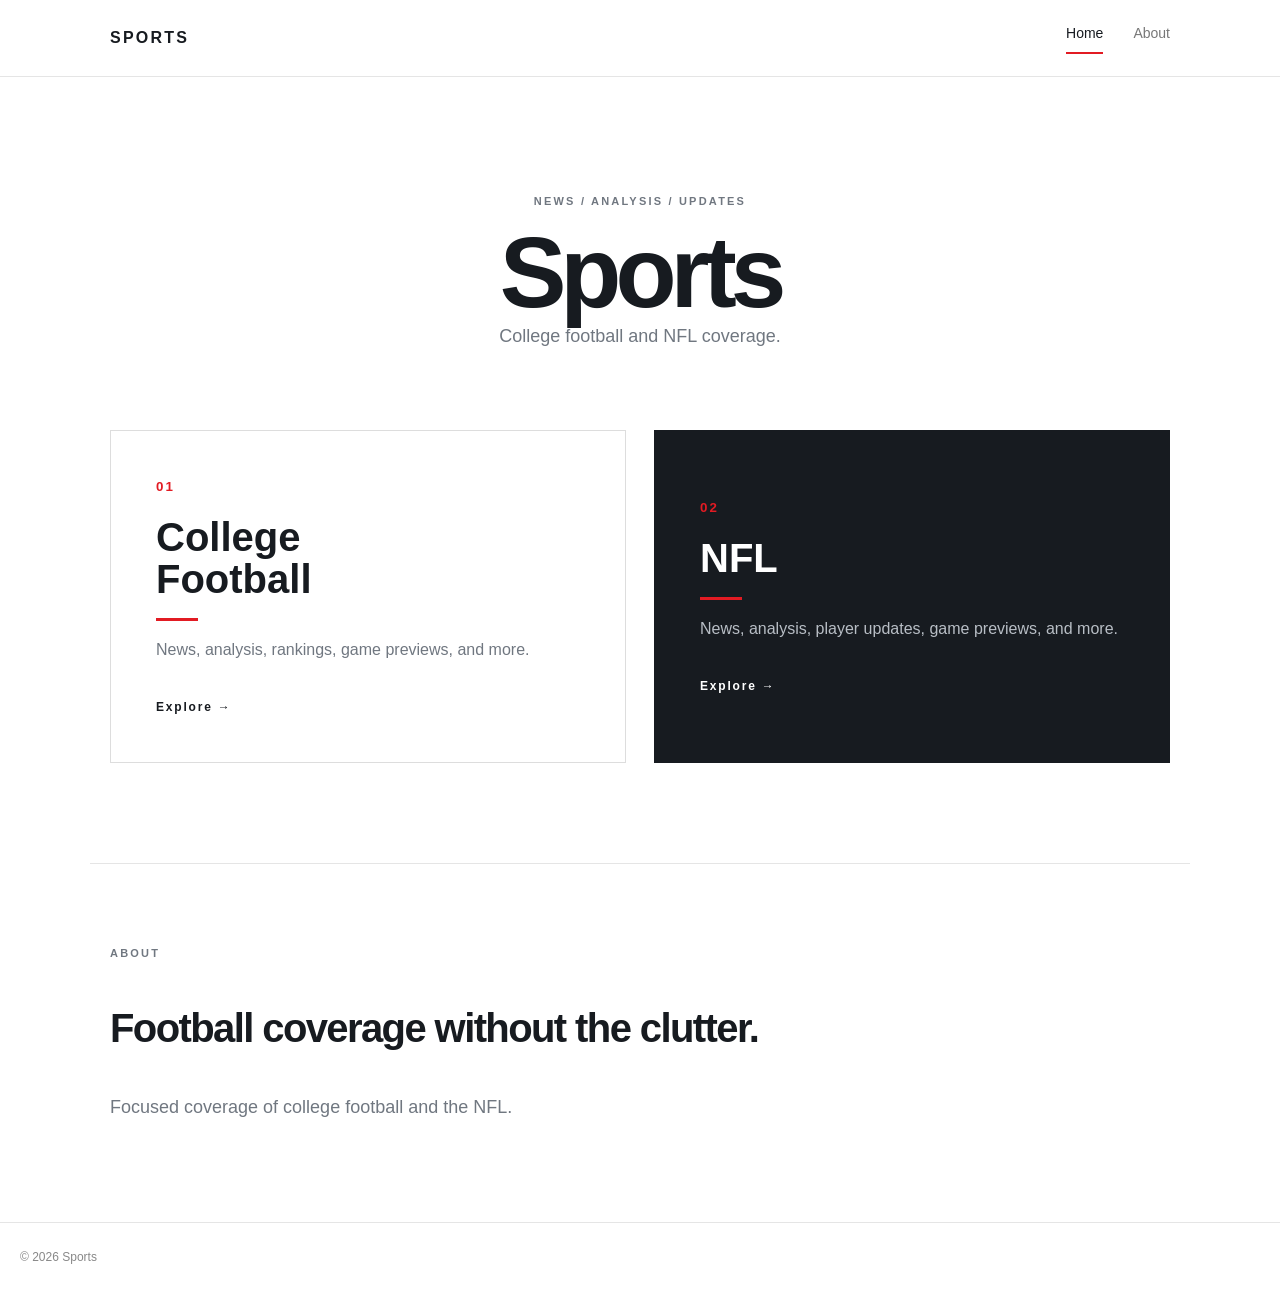
<file: index.html>
<!doctype html><html lang="en"><head><meta charset="utf-8"><meta name="viewport" content="width=device-width,initial-scale=1"><title>Sports | College Football & NFL</title><link rel="stylesheet" href="styles.css"></head><body>
<header><nav><a class="brand" href="index.html">SPORTS</a><div><a class="active" href="index.html">Home</a><a href="#about">About</a></div></nav></header>
<main><section class="hero"><p>NEWS / ANALYSIS / UPDATES</p><h1>Sports</h1><span>College football and NFL coverage.</span></section>
<section class="grid"><a class="card light" href="college-football.html"><small>01</small><h2>College<br>Football</h2><i></i><p>News, analysis, rankings, game previews, and more.</p><b>Explore →</b></a><a class="card dark" href="nfl.html"><small>02</small><h2>NFL</h2><i></i><p>News, analysis, player updates, game previews, and more.</p><b>Explore →</b></a></section>
<section id="about" class="about"><p>ABOUT</p><h2>Football coverage without the clutter.</h2><span>Focused coverage of college football and the NFL.</span></section></main><footer>© 2026 Sports</footer></body></html>
</file>
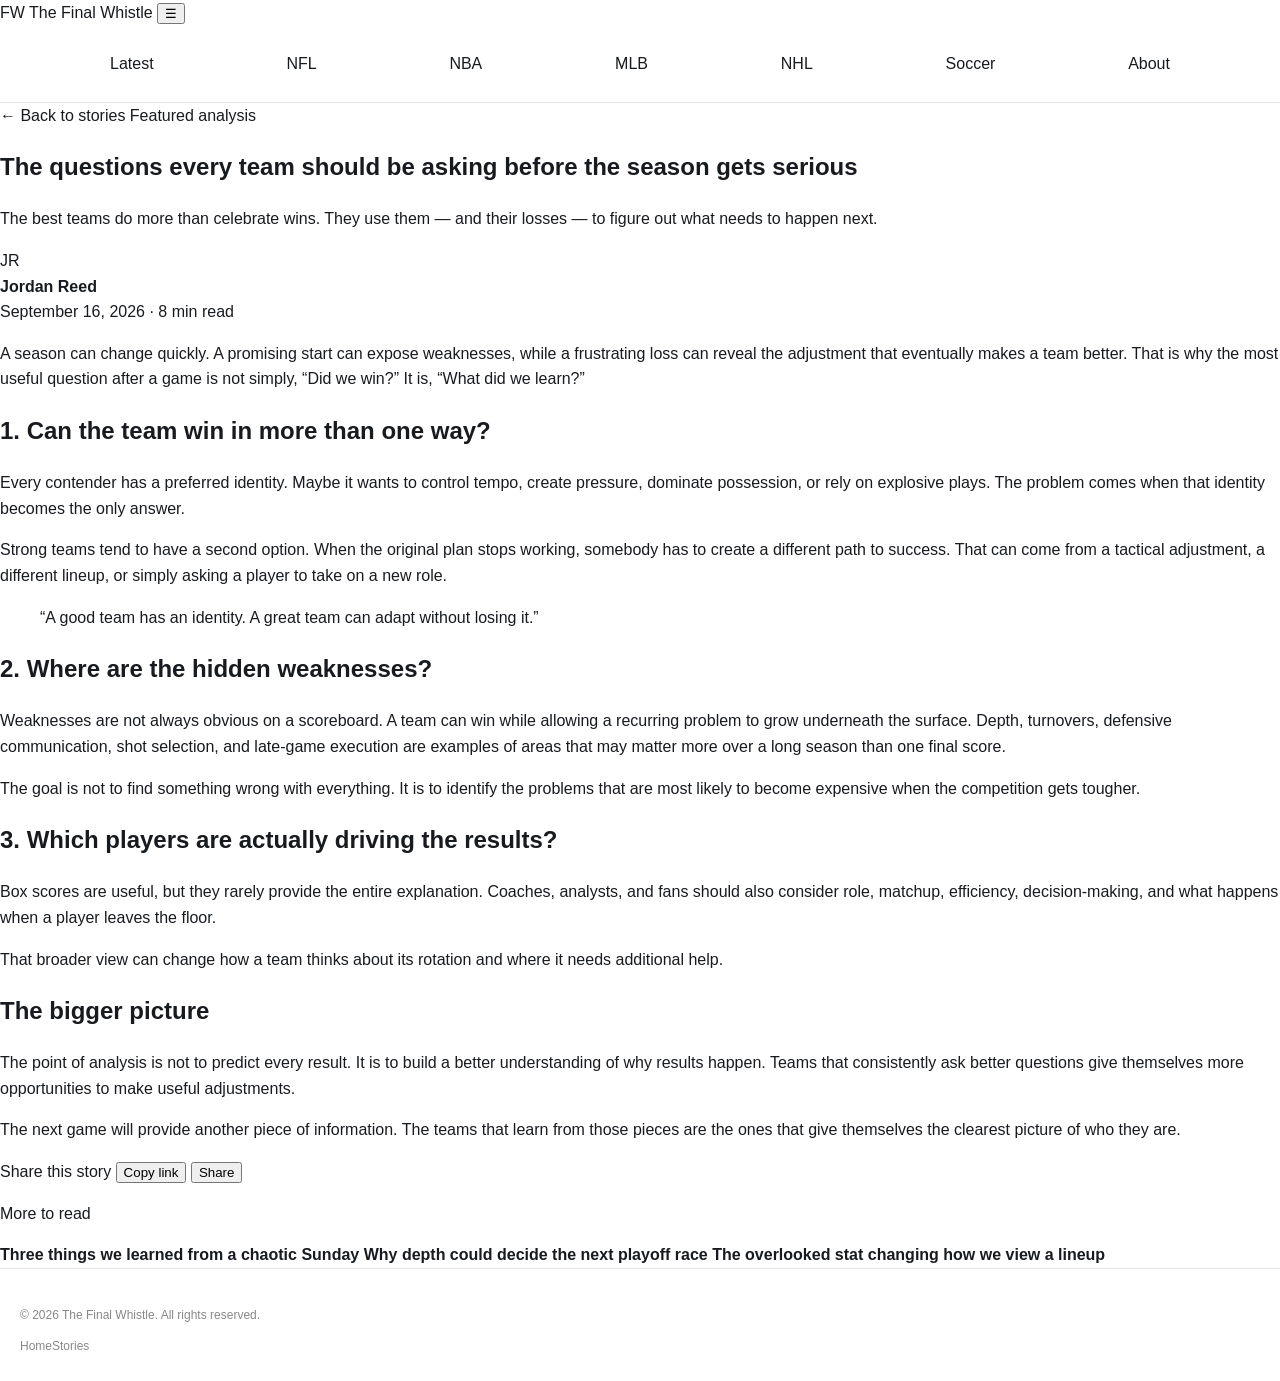
<file: article.html>
<!DOCTYPE html>
<html lang="en">
<head>
  <meta charset="UTF-8">
  <meta name="viewport" content="width=device-width, initial-scale=1.0">
  <meta name="description" content="Featured article from The Final Whistle.">
  <title>The Questions Every Team Should Be Asking | The Final Whistle</title>
  <link rel="stylesheet" href="styles.css">
</head>
<body>
  <header class="site-header">
    <div class="container nav-wrap">
      <a class="logo" href="index.html">
        <span class="logo-mark">FW</span>
        <span>The Final Whistle</span>
      </a>
      <button class="menu-toggle" aria-label="Open navigation" aria-expanded="false">☰</button>
      <nav class="main-nav">
        <a href="index.html#latest">Latest</a>
        <a href="index.html#nfl">NFL</a>
        <a href="index.html#nba">NBA</a>
        <a href="index.html#mlb">MLB</a>
        <a href="index.html#nhl">NHL</a>
        <a href="index.html#soccer">Soccer</a>
        <a href="index.html#about">About</a>
      </nav>
    </div>
  </header>

  <main>
    <article class="article-page">
      <div class="article-hero">
        <div class="container article-heading">
          <a class="back-link" href="index.html">← Back to stories</a>
          <span class="tag">Featured analysis</span>
          <h1>The questions every team should be asking before the season gets serious</h1>
          <p class="article-deck">
            The best teams do more than celebrate wins. They use them — and their losses —
            to figure out what needs to happen next.
          </p>
          <div class="author">
            <div class="avatar">JR</div>
            <div><strong>Jordan Reed</strong><br><span>September 16, 2026 · 8 min read</span></div>
          </div>
        </div>
      </div>

      <div class="container article-layout">
        <div class="article-body">
          <p class="lead">
            A season can change quickly. A promising start can expose weaknesses, while
            a frustrating loss can reveal the adjustment that eventually makes a team better.
            That is why the most useful question after a game is not simply, “Did we win?”
            It is, “What did we learn?”
          </p>

          <h2>1. Can the team win in more than one way?</h2>
          <p>
            Every contender has a preferred identity. Maybe it wants to control tempo,
            create pressure, dominate possession, or rely on explosive plays. The problem
            comes when that identity becomes the only answer.
          </p>
          <p>
            Strong teams tend to have a second option. When the original plan stops working,
            somebody has to create a different path to success. That can come from a tactical
            adjustment, a different lineup, or simply asking a player to take on a new role.
          </p>

          <blockquote>
            “A good team has an identity. A great team can adapt without losing it.”
          </blockquote>

          <h2>2. Where are the hidden weaknesses?</h2>
          <p>
            Weaknesses are not always obvious on a scoreboard. A team can win while allowing
            a recurring problem to grow underneath the surface. Depth, turnovers, defensive
            communication, shot selection, and late-game execution are examples of areas that
            may matter more over a long season than one final score.
          </p>
          <p>
            The goal is not to find something wrong with everything. It is to identify the
            problems that are most likely to become expensive when the competition gets tougher.
          </p>

          <h2>3. Which players are actually driving the results?</h2>
          <p>
            Box scores are useful, but they rarely provide the entire explanation. Coaches,
            analysts, and fans should also consider role, matchup, efficiency, decision-making,
            and what happens when a player leaves the floor.
          </p>
          <p>
            That broader view can change how a team thinks about its rotation and where it
            needs additional help.
          </p>

          <h2>The bigger picture</h2>
          <p>
            The point of analysis is not to predict every result. It is to build a better
            understanding of why results happen. Teams that consistently ask better questions
            give themselves more opportunities to make useful adjustments.
          </p>
          <p>
            The next game will provide another piece of information. The teams that learn from
            those pieces are the ones that give themselves the clearest picture of who they are.
          </p>

          <div class="article-share">
            <span>Share this story</span>
            <button data-share="copy">Copy link</button>
            <button data-share="native">Share</button>
          </div>
        </div>

        <aside class="article-sidebar">
          <div class="sidebar-card">
            <p class="eyebrow">More to read</p>
            <a href="article.html"><strong>Three things we learned from a chaotic Sunday</strong></a>
            <a href="article.html"><strong>Why depth could decide the next playoff race</strong></a>
            <a href="article.html"><strong>The overlooked stat changing how we view a lineup</strong></a>
          </div>
        </aside>
      </div>
    </article>
  </main>

  <footer class="site-footer">
    <div class="container footer-inner">
      <p>© 2026 The Final Whistle. All rights reserved.</p>
      <div><a href="index.html">Home</a><a href="index.html#latest">Stories</a></div>
    </div>
  </footer>

  <script src="script.js"></script>
</body>
</html>
</file>
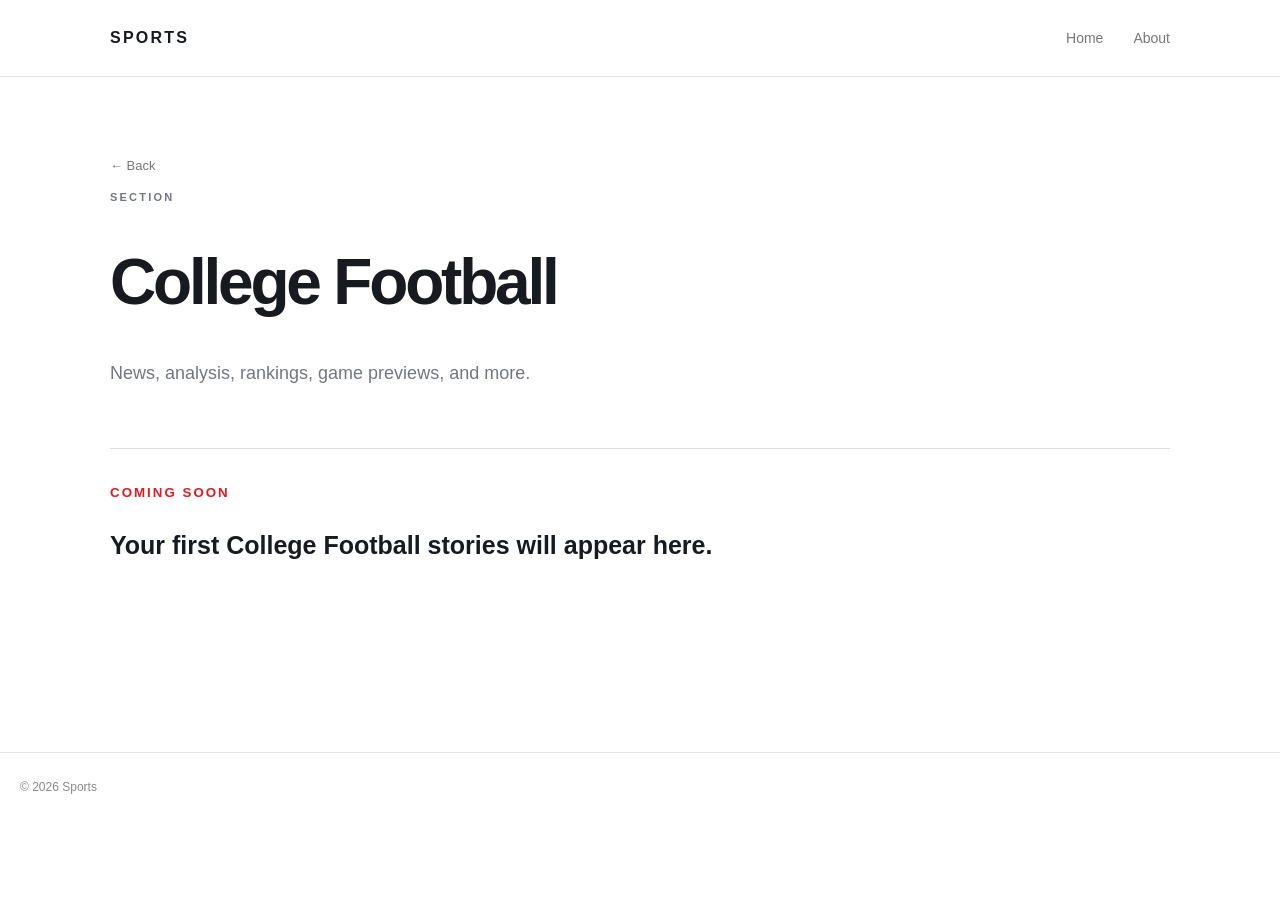
<file: college-football.html>
<!doctype html><html lang="en"><head><meta charset="utf-8"><meta name="viewport" content="width=device-width,initial-scale=1"><title>College Football | Sports</title><link rel="stylesheet" href="styles.css"></head><body><header><nav><a class="brand" href="index.html">SPORTS</a><div><a href="index.html">Home</a><a href="index.html#about">About</a></div></nav></header><main class="section"><a class="back" href="index.html">← Back</a><p>SECTION</p><h1>College Football</h1><span>News, analysis, rankings, game previews, and more.</span><article><small>COMING SOON</small><h2>Your first College Football stories will appear here.</h2></article></main><footer>© 2026 Sports</footer></body></html>
</file>
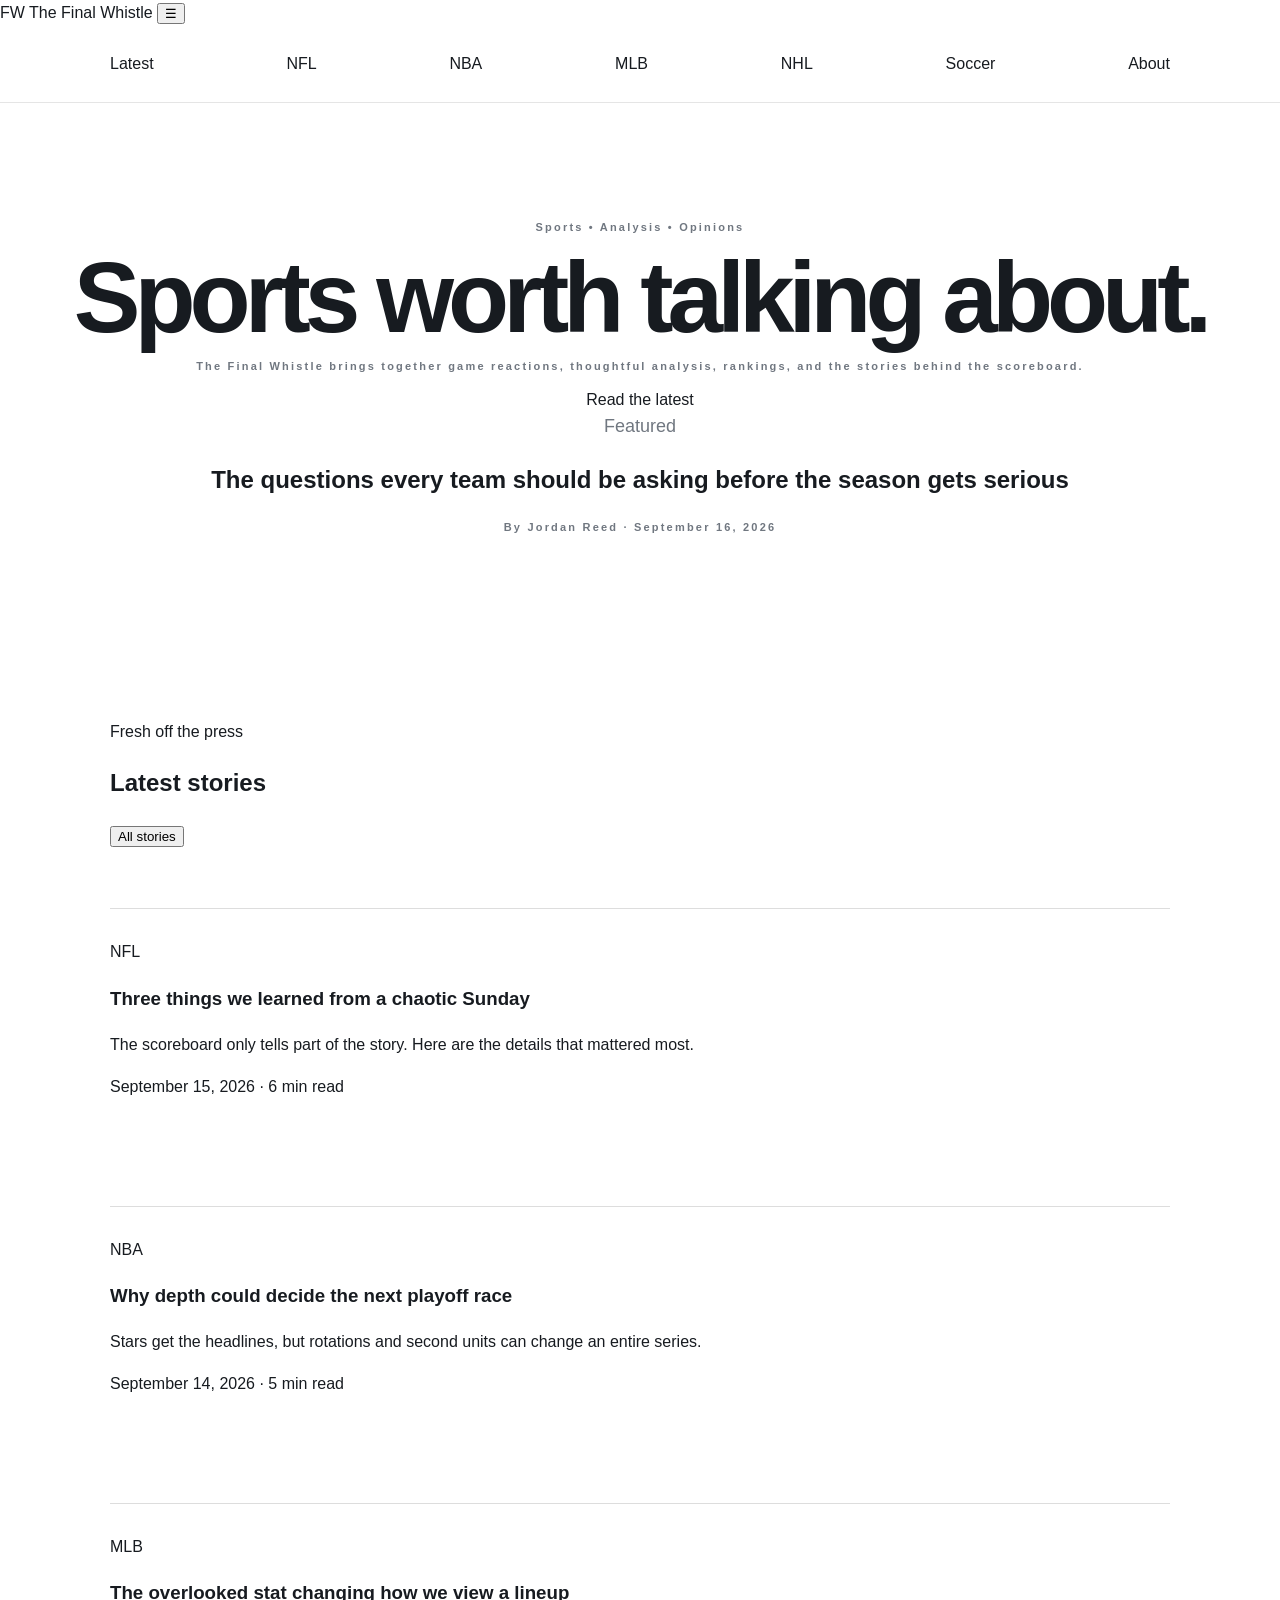
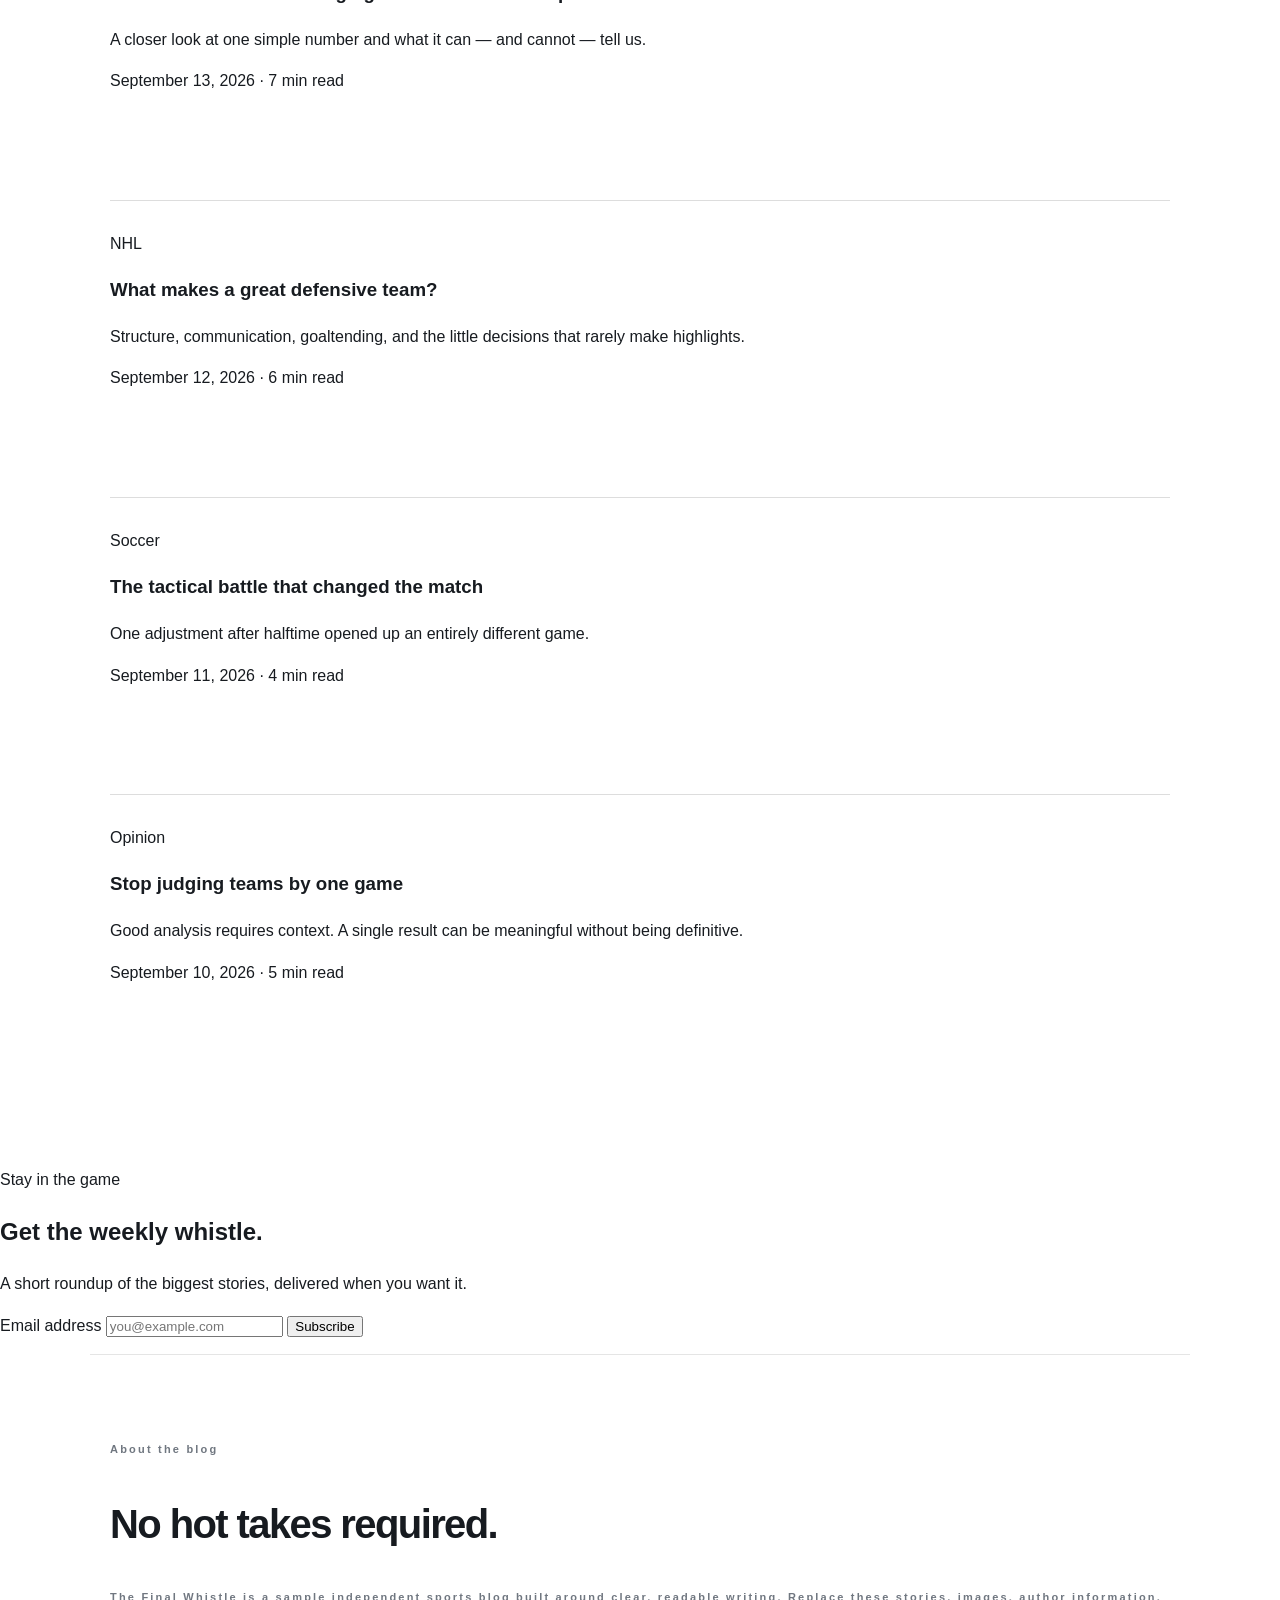
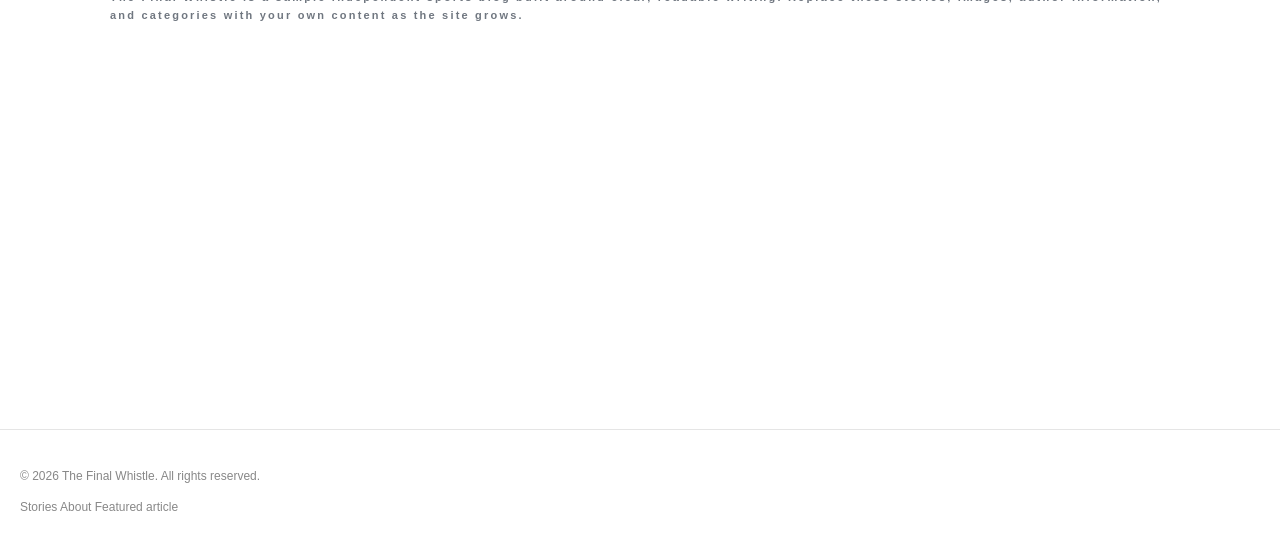
<file: index[1].html>
<!DOCTYPE html>
<html lang="en">
<head>
  <meta charset="UTF-8">
  <meta name="viewport" content="width=device-width, initial-scale=1.0">
  <meta name="description" content="The Final Whistle — sports news, analysis, opinions, and game-day reactions.">
  <title>The Final Whistle | Sports Blog</title>
  <link rel="stylesheet" href="styles.css">
</head>
<body>
  <header class="site-header">
    <div class="container nav-wrap">
      <a class="logo" href="index.html" aria-label="The Final Whistle home">
        <span class="logo-mark">FW</span>
        <span>The Final Whistle</span>
      </a>
      <button class="menu-toggle" aria-label="Open navigation" aria-expanded="false">☰</button>
      <nav class="main-nav">
        <a href="#latest">Latest</a>
        <a href="#nfl">NFL</a>
        <a href="#nba">NBA</a>
        <a href="#mlb">MLB</a>
        <a href="#nhl">NHL</a>
        <a href="#soccer">Soccer</a>
        <a href="#about">About</a>
      </nav>
    </div>
  </header>

  <main>
    <section class="hero">
      <div class="container hero-grid">
        <div>
          <p class="eyebrow">Sports • Analysis • Opinions</p>
          <h1>Sports worth talking about.</h1>
          <p class="hero-copy">
            The Final Whistle brings together game reactions, thoughtful analysis,
            rankings, and the stories behind the scoreboard.
          </p>
          <a class="button" href="#latest">Read the latest</a>
        </div>
        <div class="hero-card">
          <div class="hero-image" role="img" aria-label="Abstract stadium lights"></div>
          <div class="hero-card-content">
            <span class="tag">Featured</span>
            <h2><a href="article.html">The questions every team should be asking before the season gets serious</a></h2>
            <p>By Jordan Reed · September 16, 2026</p>
          </div>
        </div>
      </div>
    </section>

    <section id="latest" class="section">
      <div class="container">
        <div class="section-heading">
          <div>
            <p class="eyebrow">Fresh off the press</p>
            <h2>Latest stories</h2>
          </div>
          <button class="filter-button" data-filter="all">All stories</button>
        </div>

        <div class="article-grid" id="articleGrid">
          <article class="post-card" data-sport="nfl">
            <div class="post-image image-nfl"></div>
            <div class="post-content">
              <span class="tag">NFL</span>
              <h3><a href="article.html">Three things we learned from a chaotic Sunday</a></h3>
              <p class="excerpt">The scoreboard only tells part of the story. Here are the details that mattered most.</p>
              <p class="meta">September 15, 2026 · 6 min read</p>
            </div>
          </article>

          <article class="post-card" data-sport="nba">
            <div class="post-image image-nba"></div>
            <div class="post-content">
              <span class="tag">NBA</span>
              <h3><a href="article.html">Why depth could decide the next playoff race</a></h3>
              <p class="excerpt">Stars get the headlines, but rotations and second units can change an entire series.</p>
              <p class="meta">September 14, 2026 · 5 min read</p>
            </div>
          </article>

          <article class="post-card" data-sport="mlb">
            <div class="post-image image-mlb"></div>
            <div class="post-content">
              <span class="tag">MLB</span>
              <h3><a href="article.html">The overlooked stat changing how we view a lineup</a></h3>
              <p class="excerpt">A closer look at one simple number and what it can — and cannot — tell us.</p>
              <p class="meta">September 13, 2026 · 7 min read</p>
            </div>
          </article>

          <article class="post-card" data-sport="nhl">
            <div class="post-image image-nhl"></div>
            <div class="post-content">
              <span class="tag">NHL</span>
              <h3><a href="article.html">What makes a great defensive team?</a></h3>
              <p class="excerpt">Structure, communication, goaltending, and the little decisions that rarely make highlights.</p>
              <p class="meta">September 12, 2026 · 6 min read</p>
            </div>
          </article>

          <article class="post-card" data-sport="soccer">
            <div class="post-image image-soccer"></div>
            <div class="post-content">
              <span class="tag">Soccer</span>
              <h3><a href="article.html">The tactical battle that changed the match</a></h3>
              <p class="excerpt">One adjustment after halftime opened up an entirely different game.</p>
              <p class="meta">September 11, 2026 · 4 min read</p>
            </div>
          </article>

          <article class="post-card" data-sport="opinion">
            <div class="post-image image-opinion"></div>
            <div class="post-content">
              <span class="tag">Opinion</span>
              <h3><a href="article.html">Stop judging teams by one game</a></h3>
              <p class="excerpt">Good analysis requires context. A single result can be meaningful without being definitive.</p>
              <p class="meta">September 10, 2026 · 5 min read</p>
            </div>
          </article>
        </div>
      </div>
    </section>

    <section class="newsletter">
      <div class="container newsletter-inner">
        <div>
          <p class="eyebrow">Stay in the game</p>
          <h2>Get the weekly whistle.</h2>
          <p>A short roundup of the biggest stories, delivered when you want it.</p>
        </div>
        <form id="newsletterForm" class="newsletter-form">
          <label class="sr-only" for="email">Email address</label>
          <input id="email" type="email" placeholder="you@example.com" required>
          <button class="button" type="submit">Subscribe</button>
          <p id="formMessage" class="form-message" aria-live="polite"></p>
        </form>
      </div>
    </section>

    <section id="about" class="section about">
      <div class="container about-grid">
        <div>
          <p class="eyebrow">About the blog</p>
          <h2>No hot takes required.</h2>
        </div>
        <p>
          The Final Whistle is a sample independent sports blog built around clear,
          readable writing. Replace these stories, images, author information, and
          categories with your own content as the site grows.
        </p>
      </div>
    </section>
  </main>

  <footer class="site-footer">
    <div class="container footer-inner">
      <p>© 2026 The Final Whistle. All rights reserved.</p>
      <div>
        <a href="#latest">Stories</a>
        <a href="#about">About</a>
        <a href="article.html">Featured article</a>
      </div>
    </div>
  </footer>

  <script src="script.js"></script>
</body>
</html>
</file>
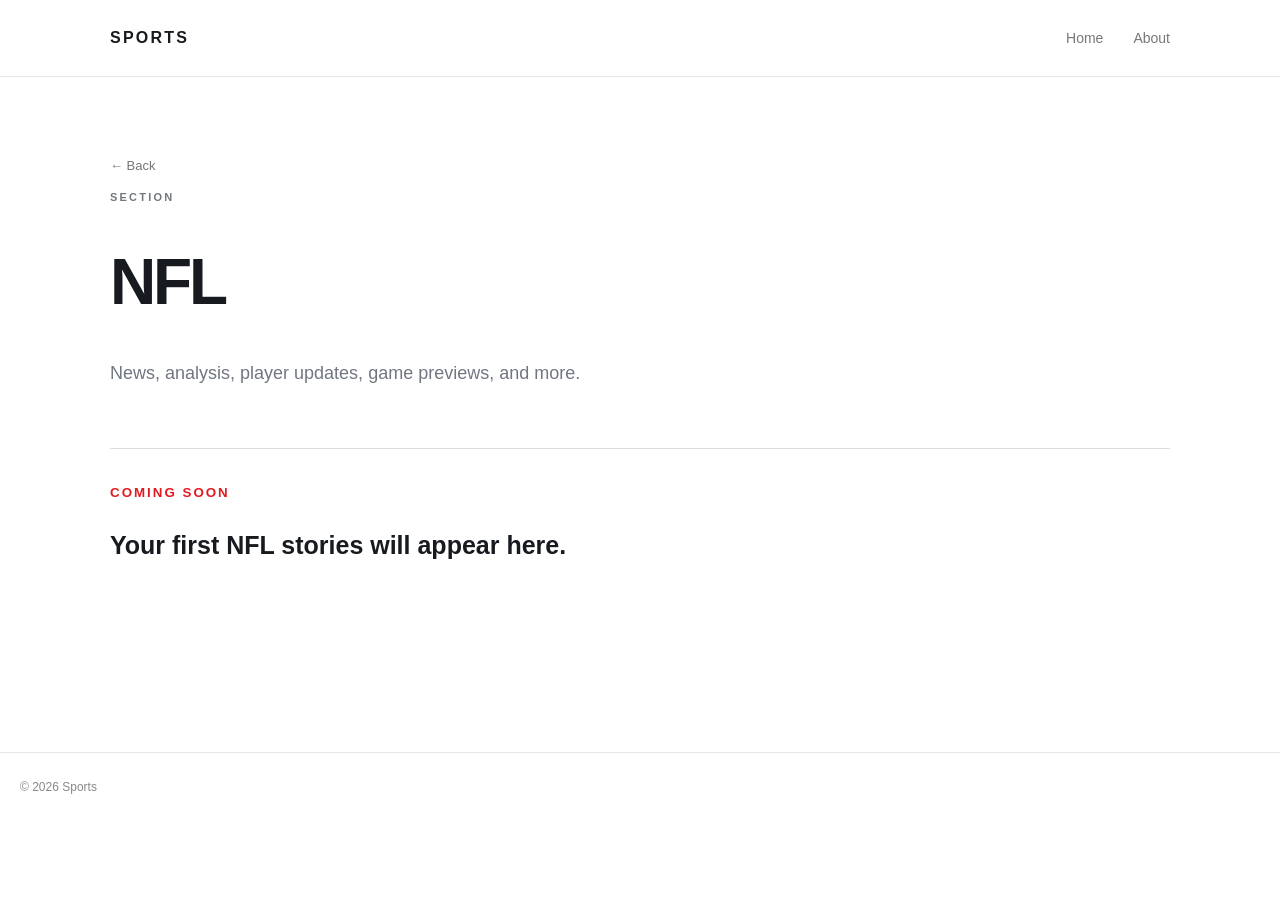
<file: nfl.html>
<!doctype html><html lang="en"><head><meta charset="utf-8"><meta name="viewport" content="width=device-width,initial-scale=1"><title>NFL | Sports</title><link rel="stylesheet" href="styles.css"></head><body><header><nav><a class="brand" href="index.html">SPORTS</a><div><a href="index.html">Home</a><a href="index.html#about">About</a></div></nav></header><main class="section"><a class="back" href="index.html">← Back</a><p>SECTION</p><h1>NFL</h1><span>News, analysis, player updates, game previews, and more.</span><article><small>COMING SOON</small><h2>Your first NFL stories will appear here.</h2></article></main><footer>© 2026 Sports</footer></body></html>
</file>
<file: styles.css>
*{box-sizing:border-box}body{margin:0;color:#171b20;background:#fff;font:16px Arial,Helvetica,sans-serif;line-height:1.6}a{color:inherit;text-decoration:none}header{border-bottom:1px solid #e5e5e5}nav{height:76px;max-width:1100px;margin:auto;display:flex;align-items:center;justify-content:space-between;padding:0 20px}.brand{font-weight:800;letter-spacing:.14em}nav div{display:flex;gap:30px;font-size:14px;color:#777}nav .active{color:#171b20;border-bottom:2px solid #e21b23;padding-bottom:7px}.hero{text-align:center;padding:105px 20px 80px}.hero p,.about p,.section>p{font-size:11px;letter-spacing:.2em;font-weight:700;color:#707780}.hero h1{font-size:clamp(58px,10vw,100px);line-height:1;margin:0;letter-spacing:-.06em}.hero span,.about span,.section>span{color:#707780;font-size:18px}.grid{max-width:1100px;margin:auto;display:grid;grid-template-columns:1fr 1fr;gap:28px;padding:0 20px 100px}.card{min-height:330px;padding:45px;display:flex;flex-direction:column;justify-content:center;border:1px solid #ddd}.card.dark{background:#171b20;color:#fff;border-color:#171b20}.card small{color:#e21b23;font-weight:800;letter-spacing:.15em}.card h2{font-size:40px;line-height:1.05;margin:18px 0}.card i{width:42px;height:3px;background:#e21b23}.card p{max-width:430px;color:#707780}.dark p{color:#b8bec5}.card b{font-size:12px;letter-spacing:.15em;margin-top:20px}.about{border-top:1px solid #e5e5e5;max-width:1100px;margin:auto;padding:70px 20px 100px}.about h2{font-size:40px;letter-spacing:-.04em}.section{max-width:1100px;margin:auto;padding:75px 20px 120px;min-height:75vh}.back{color:#777;font-size:13px}.section h1{font-size:64px;line-height:1.05;letter-spacing:-.05em}.section article{margin-top:60px;border-top:1px solid #ddd;padding:30px 0}.section article small{color:#e21b23;font-weight:800;letter-spacing:.15em}.section article h2{font-size:25px}footer{border-top:1px solid #e5e5e5;padding:25px 20px;color:#888;font-size:12px}@media(max-width:700px){nav{padding:0 14px}.grid{grid-template-columns:1fr;padding:0 14px 70px}.card{padding:35px}.hero{padding:75px 14px 55px}.about{padding:55px 14px 75px}.about h2{font-size:32px}.section{padding:55px 14px}.section h1{font-size:48px}}
</file>
